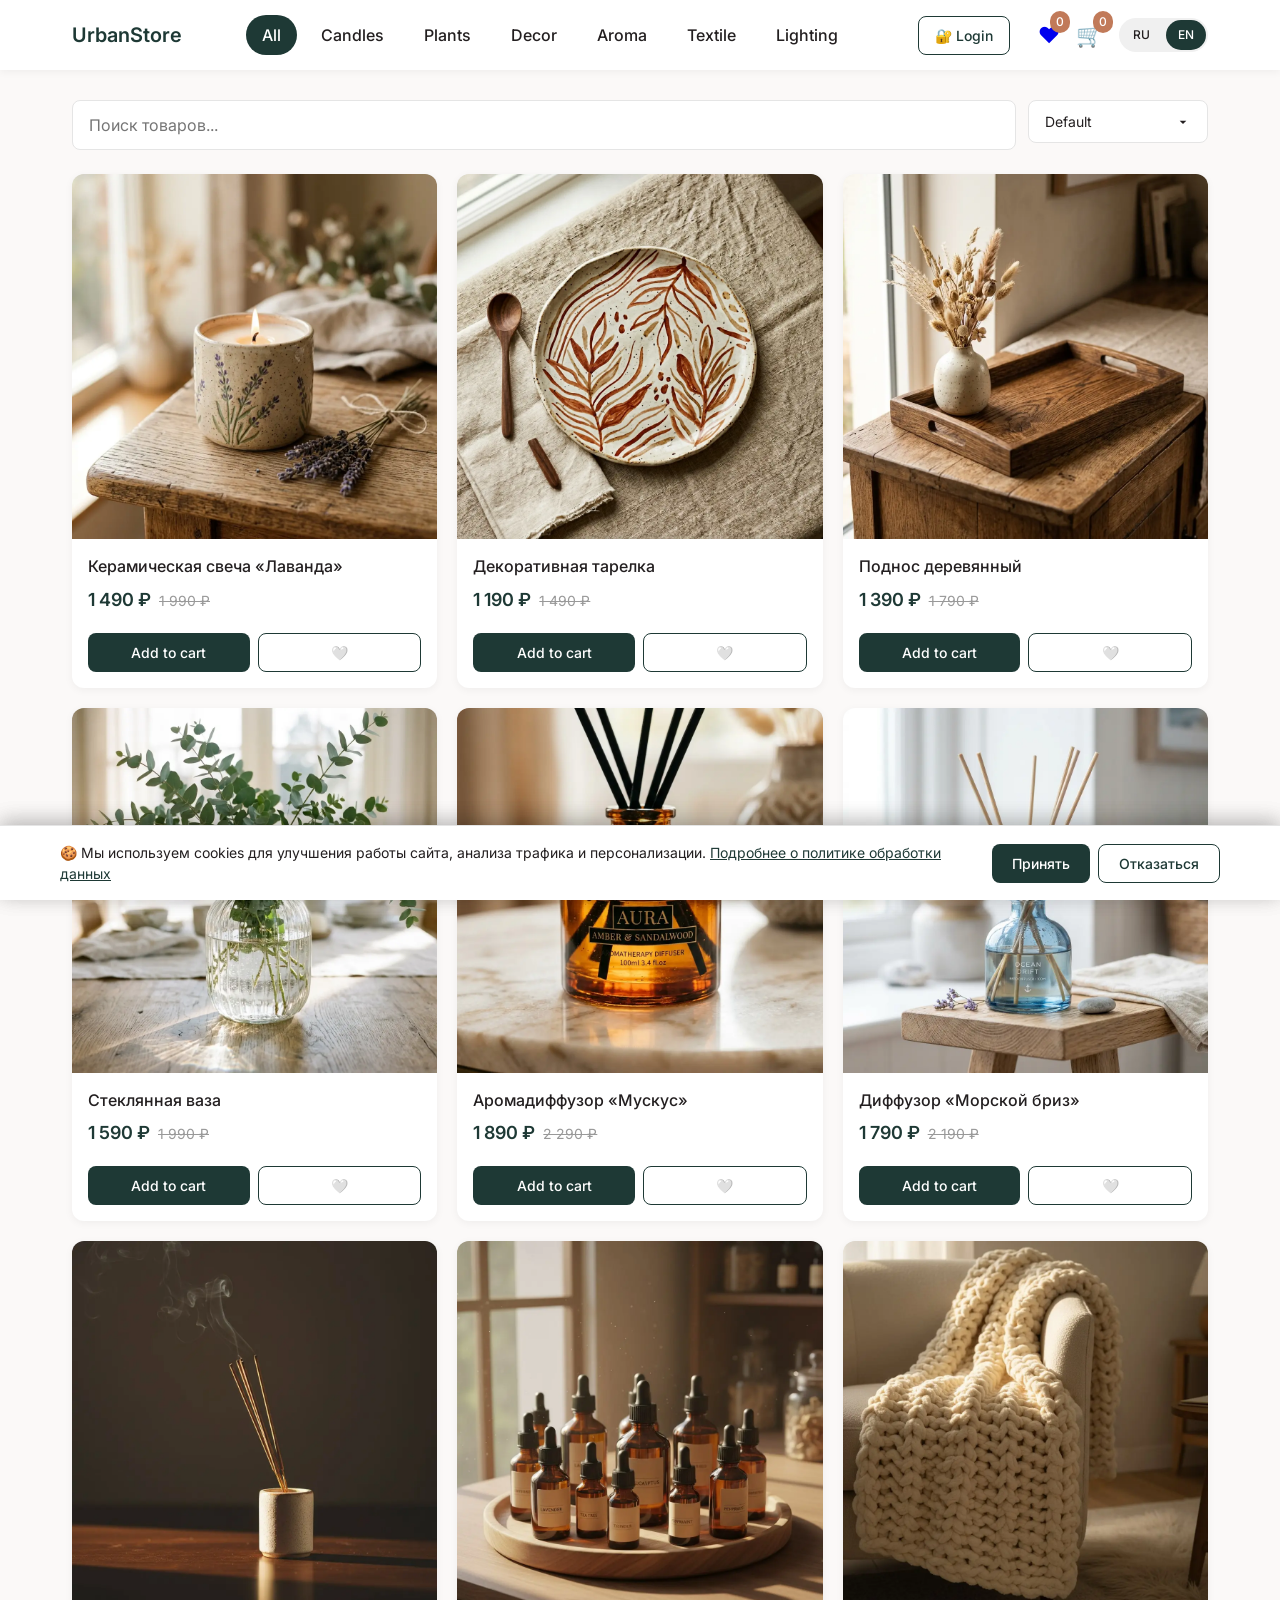
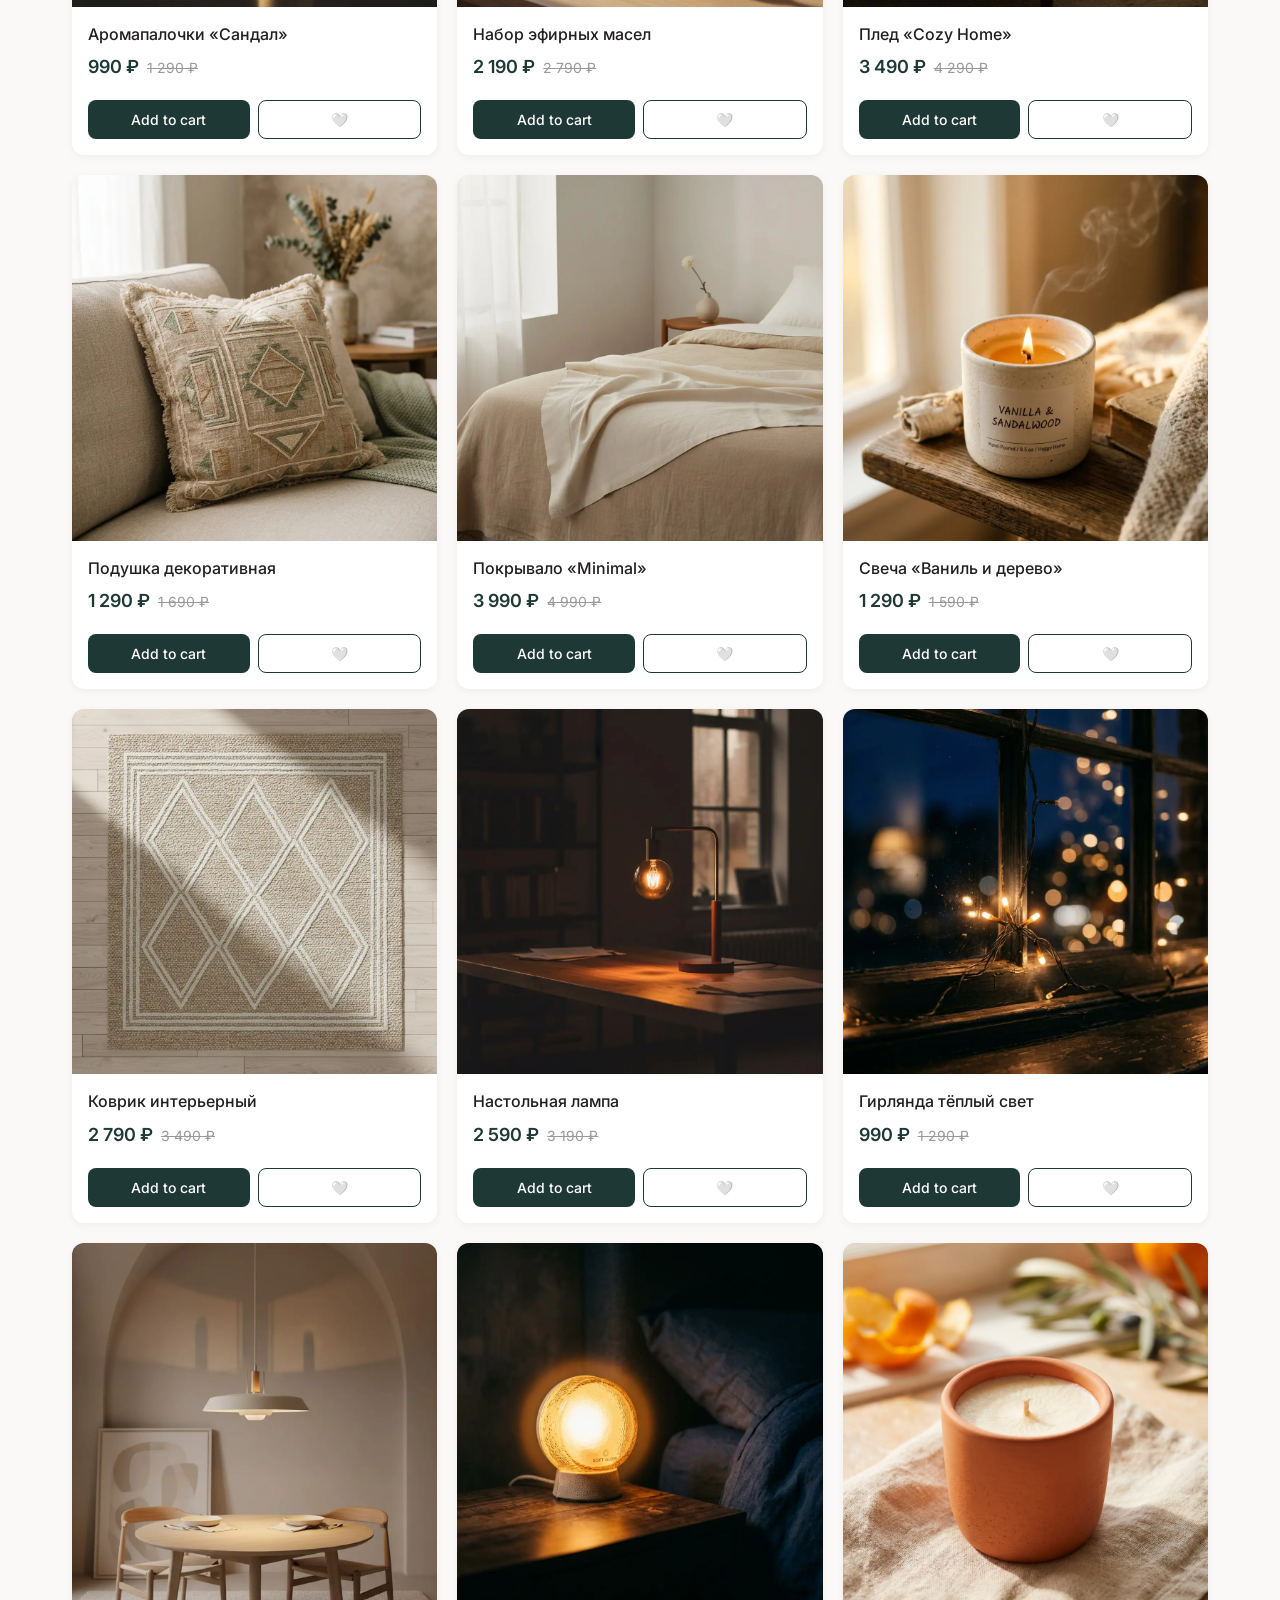
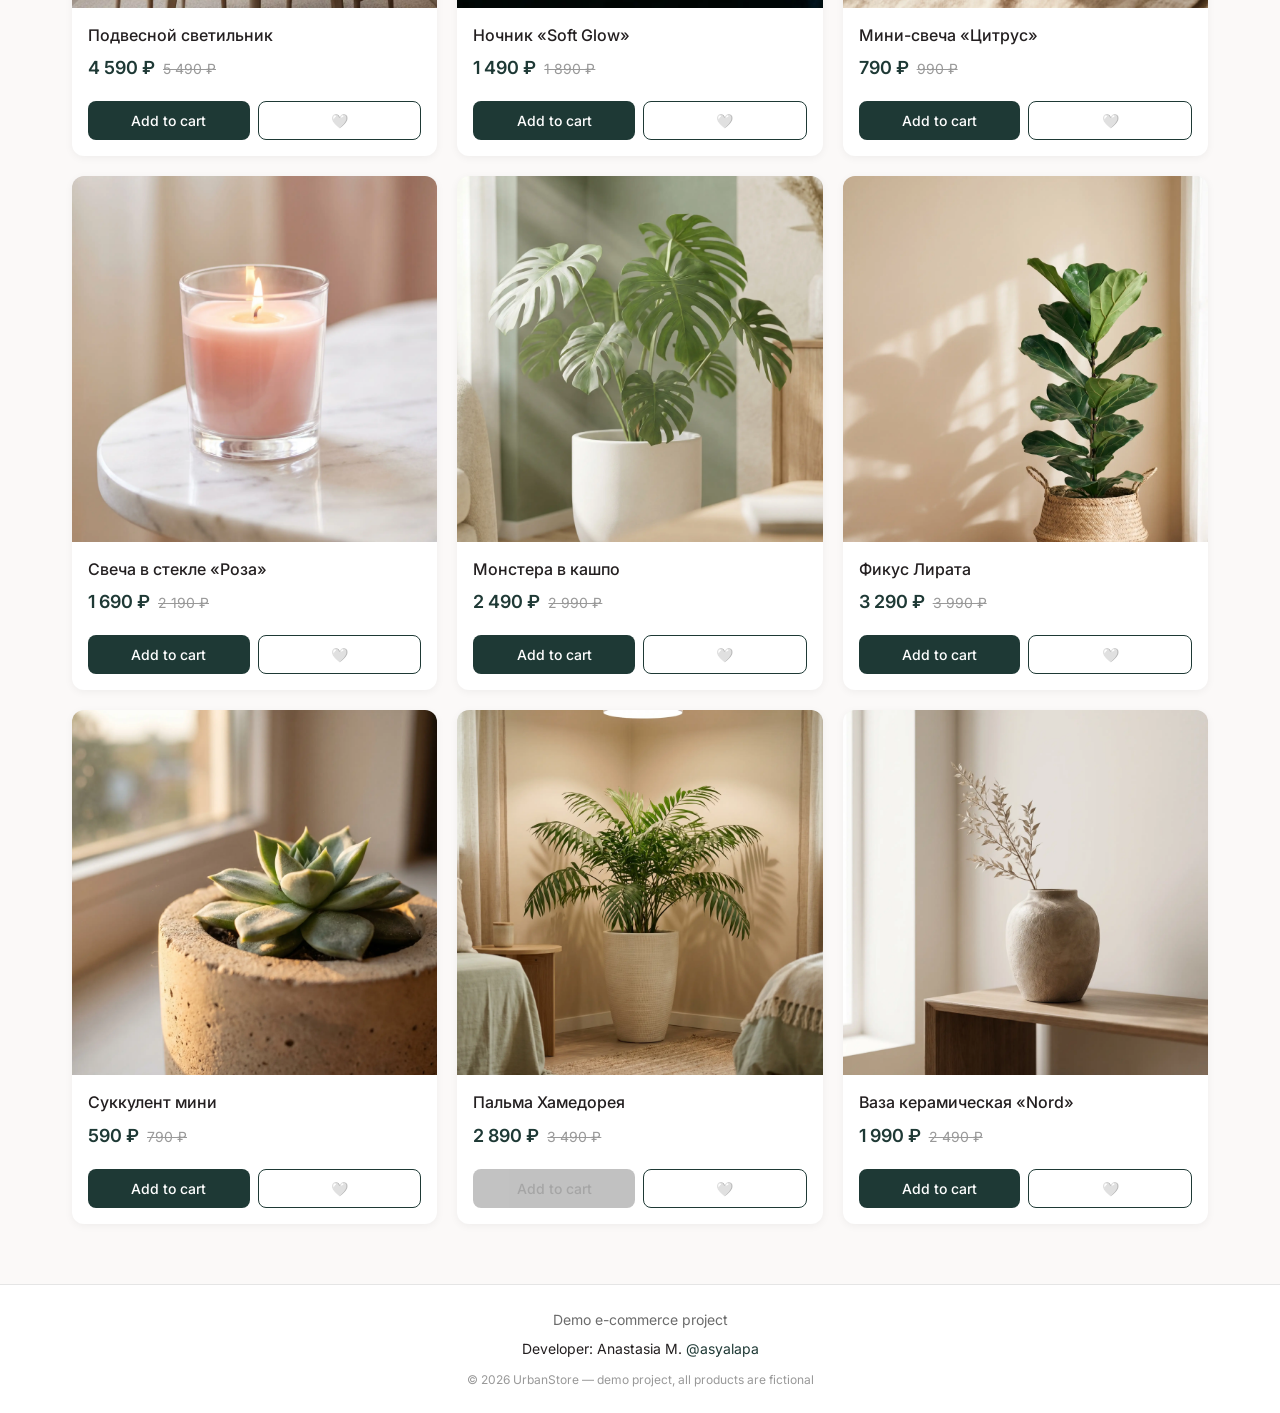
<file: index.html>
<!DOCTYPE html>
<html lang="ru">

<head>
  <meta charset="UTF-8">
  <meta name="viewport" content="width=device-width, initial-scale=1.0">
  <meta name="description" content="UrbanStore - магазин свечей, растений и декора для дома. Создай уют с нами.">
  <meta name="author" content="Anastasia M. (tg: @asyalapa)">

  <!-- Open Graph -->
  <meta property="og:title" content="UrbanStore - Магазин для дома">
  <meta property="og:description" content="Свечи, растения и декор для уютного дома">
  <meta property="og:type" content="website">

  <title>UrbanStore — Магазин свечей, растений и декора</title>

  <link rel="stylesheet" href="css/style.css">
  <link rel="preconnect" href="https://fonts.googleapis.com">
  <link rel="preconnect" href="https://fonts.gstatic.com" crossorigin>
  <link href="https://fonts.googleapis.com/css2?family=Inter:wght@400;500;600&display=swap" rel="stylesheet">
  <link rel="icon" href="./images/favicon.ico" sizes="any">
  <link rel="icon" href="/images/icons/favicon.webp" type="image/svg+xml">
</head>

<body>
  <!-- HEADER -->
  <header class="header" role="banner">
    <div class="container header__container">
      <a href="/" class="header__logo" aria-label="UrbanStore - главная">
        <span class="header__logo-text">UrbanStore</span>
      </a>

      <nav class="header__nav nav" role="navigation" aria-label="Категории товаров">
        <button class="nav__link nav__link--active" data-category="all" aria-pressed="true" data-i18n="nav.all">
          Все
        </button>
        <button class="nav__link" data-category="candles" aria-pressed="false" data-i18n="nav.candles">
          Свечи
        </button>
        <button class="nav__link" data-category="plants" aria-pressed="false" data-i18n="nav.plants">
          Растения
        </button>
        <button class="nav__link" data-category="decor" aria-pressed="false" data-i18n="nav.decor">
          Декор
        </button>
        <button class="nav__link" data-category="aroma" aria-pressed="false" data-i18n="nav.aroma">
          Ароматы
        </button>
        <button class="nav__link" data-category="textile" aria-pressed="false" data-i18n="nav.textile">
          Текстиль
        </button>
        <button class="nav__link" data-category="lighting" aria-pressed="false" data-i18n="nav.lighting">
          Освещение
        </button>
      </nav>

      <div class="header__actions">
        <a href="wishlist.html" class="header__action-link" aria-label="Избранное">
          <span class="header__action-icon" aria-hidden="true">❤️</span>
          <span class="header__action-badge" id="wishlist-count" aria-label="Количество товаров в избранном">0</span>
        </a>

        <button class="header__action-button" id="cart-drawer-open" aria-label="Открыть корзину">
          <span class="header__action-icon" aria-hidden="true">🛒</span>
          <span class="header__action-badge" id="cart-count" aria-label="Количество товаров в корзине">0</span>
        </button>
      </div>
    </div>
  </header>

  <!-- MAIN CONTENT -->
  <main class="main" role="main">
    <div class="container">

      <!-- CATALOG CONTROLS -->
      <div class="catalog-controls">
        <label class="visually-hidden" for="search-input">Поиск товаров</label>
        <input type="text" id="search-input" class="catalog-controls__search" placeholder="Поиск товаров..."
          aria-label="Поиск по названию" data-i18n-placeholder="search.placeholder" data-i18n-aria="search.aria_label">

        <label class="visually-hidden" for="sort-select">Сортировка</label>
        <select id="sort-select" class="catalog-controls__sort" aria-label="Способ сортировки">
          <option value="default" data-i18n="sort.default">По умолчанию</option>
          <option value="price-asc" data-i18n="sort.price_asc">Цена ↑</option>
          <option value="price-desc" data-i18n="sort.price_desc">Цена ↓</option>
          <option value="name" data-i18n="sort.name">Название</option>
        </select>
      </div>

      <!-- PRODUCTS GRID -->
      <section class="catalog" aria-label="Каталог товаров">
        <div class="catalog__grid" id="products-container">
          <!-- JS будет рендерить карточки -->
        </div>
      </section>

    </div>
  </main>

  <!-- NOTIFICATION TOAST -->
  <div class="notification" id="toast" role="status" aria-live="polite" hidden>
    <span class="notification__message">Товар добавлен в корзину</span>
  </div>

  <!-- CART DRAWER -->
  <aside class="cart-drawer" id="drawer" aria-hidden="true" aria-label="Корзина">
    <div class="cart-drawer__overlay"></div>
    <div class="cart-drawer__content">
      <div class="cart-drawer__header">
        <h3 class="cart-drawer__title" data-i18n="cart.title">Корзина</h3>
        <button class="cart-drawer__close" id="drawer-close" aria-label="Закрыть корзину">✕</button>
      </div>
      <div class="cart-drawer__items" id="drawer-items">
        <!-- Динамические товары -->
      </div>
      <div class="cart-drawer__footer">
        <div class="cart-drawer__total">
          <span data-i18n="cart.total">Итого:</span>
          <span id="drawer-total">0 ₽</span>
        </div>
        <a href="cart.html" class="button button--primary button--full" data-i18n="cart.go_to_cart">Перейти в корзину</a>
      </div>
    </div>
  </aside>

  <footer class="footer" role="contentinfo">
    <div class="container footer__container">
      <p class="footer__text" data-i18n="footer.demo">
        🧪 Демонстрационный проект интернет-магазина
      </p>
      <p class="footer__credit">
        <span data-i18n="footer.developer">Разработчик: Анастасия М. | Telegram:</span> <a href="https://t.me/asyalapa" class="footer__link">@asyalapa</a>
      </p>
      <p class="footer__copyright" data-i18n="footer.copyright">
        © 2026 UrbanStore — учебный проект, все товары вымышлены
      </p>
    </div>
  </footer>

  <script type="module" src="js/main.js"></script>
</body>

</html>
</file>
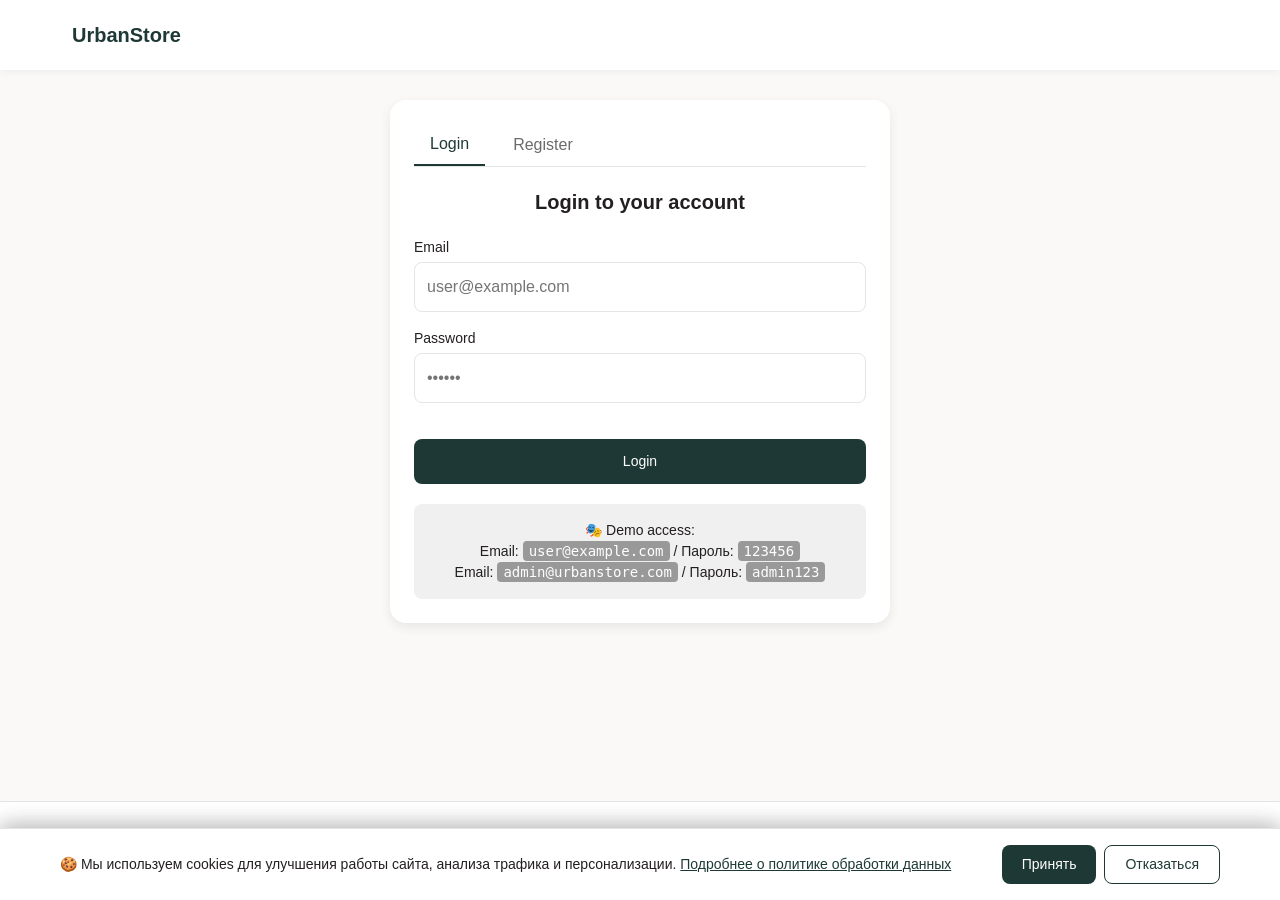
<file: admin.html>
<!DOCTYPE html>
<html lang="ru">

<head>
  <meta charset="UTF-8">
  <meta name="viewport" content="width=device-width, initial-scale=1.0">
  <title>Админ-панель — UrbanStore</title>
  <link rel="stylesheet" href="css/style.css">
</head>

<body>
  <header class="header">
    <div class="container header__container">
      <a href="index.html" class="header__logo">
        <span class="header__logo-text">UrbanStore Admin</span>
      </a>
      <div class="header__actions">
        <span id="admin-user" class="header__user"></span>
        <button id="admin-logout" class="header__logout" data-i18n="admin.logout">🚪 Выйти</button>
      </div>
    </div>
  </header>

  <main class="main">
    <div class="container">
      <h1 class="page-title" data-i18n="admin.title">Панель управления</h1>
      <div id="admin-container"></div>
    </div>
  </main>

  <footer class="footer" role="contentinfo">
    <div class="container footer__container">
      <p class="footer__text" data-i18n="footer.demo">📦 Демонстрационный проект интернет-магазина</p>
      <p class="footer__credit"><span data-i18n="footer.developer">Разработчик: Анастасия М. |</span> <a href="https://t.me/asyalapa" class="footer__link">@asyalapa</a></p>
    </div>
  </footer>

  <div class="notification" id="toast"></div>

  <script type="module" src="js/main.js"></script>
</body>

</html>
</file>
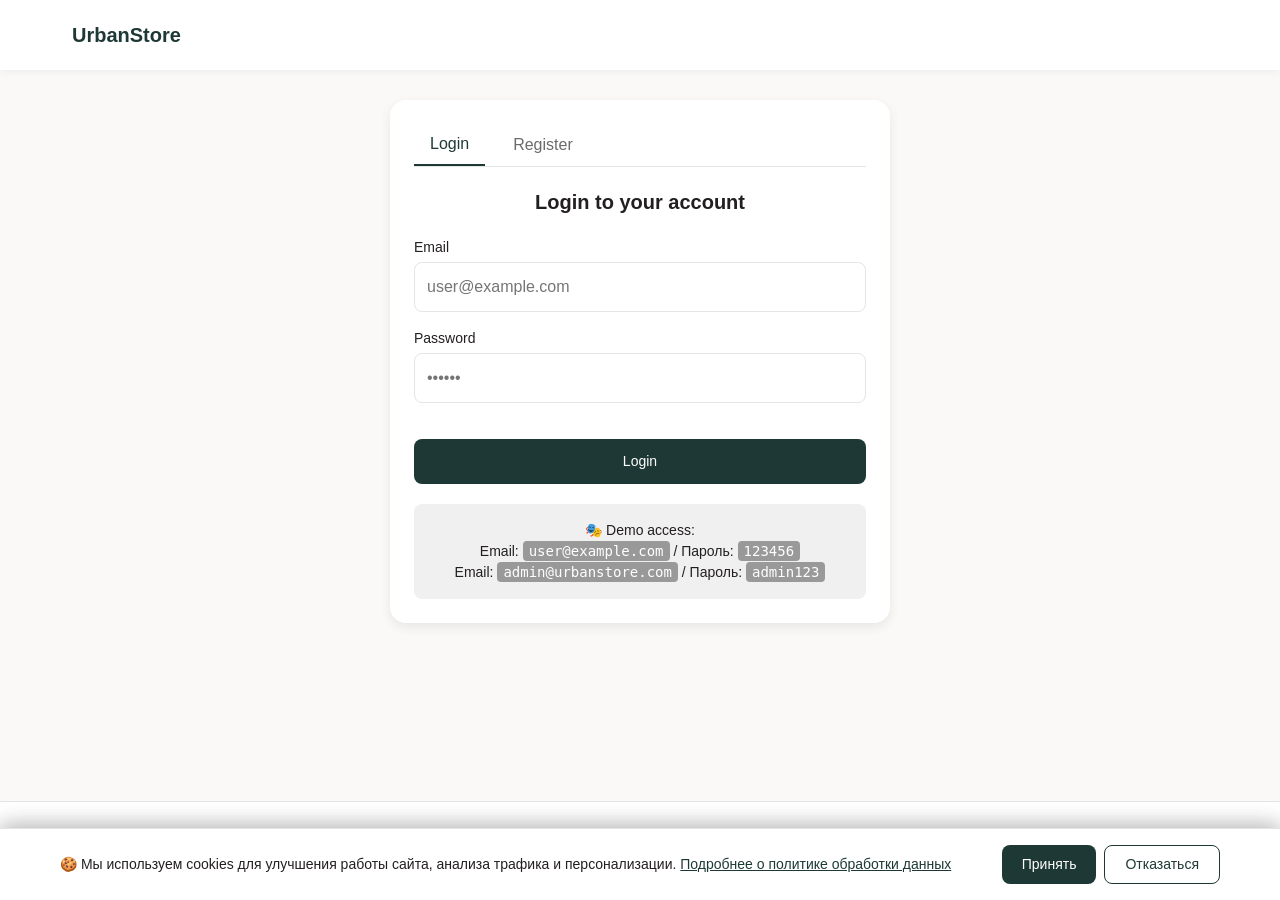
<file: checkout.html>
<!DOCTYPE html>
<html lang="ru">

<head>
  <meta charset="UTF-8">
  <meta name="viewport" content="width=device-width, initial-scale=1.0">
  <title>Оформление заказа — UrbanStore</title>
  <link rel="stylesheet" href="css/style.css">
</head>

<body>
  <header class="header">
    <div class="container header__container">
      <a href="index.html" class="header__logo">
        <span class="header__logo-text">UrbanStore</span>
      </a>
      <div class="header__actions">
        <a href="wishlist.html" class="header__action-link" aria-label="Избранное">
          <span class="header__action-icon" aria-hidden="true">❤️</span>
          <span class="header__action-badge" id="wishlist-count">0</span>
        </a>
        <a href="cart.html" class="header__action-link" aria-label="Корзина">
          <span class="header__action-icon" aria-hidden="true">🛒</span>
          <span class="header__action-badge" id="cart-count">0</span>
        </a>
      </div>
    </div>
  </header>

  <main class="main">
    <div class="container">
      <h1 class="page-title" data-i18n="checkout.title">Оформление заказа</h1>

      <div class="checkout-layout">
        <div class="checkout-layout__form" id="checkout-container"></div>
        <div class="checkout-layout__summary" id="order-summary"></div>
      </div>

      <div class="checkout-actions">
        <button type="submit" form="checkout-form" class="button button--primary button--large">
          <span data-i18n="checkout.confirm">Подтвердить заказ</span>
        </button>
      </div>
    </div>
  </main>

  <footer class="footer" role="contentinfo">
    <div class="container footer__container">
      <p class="footer__text" data-i18n="footer.demo">📦 Демонстрационный проект интернет-магазина</p>
      <p class="footer__credit"><span data-i18n="footer.developer">Разработчик: Анастасия М. |</span> <a href="https://t.me/asyalapa" class="footer__link">@asyalapa</a></p>
    </div>
  </footer>

  <div class="notification" id="toast"></div>

  <script type="module" src="js/main.js"></script>
</body>

</html>
</file>
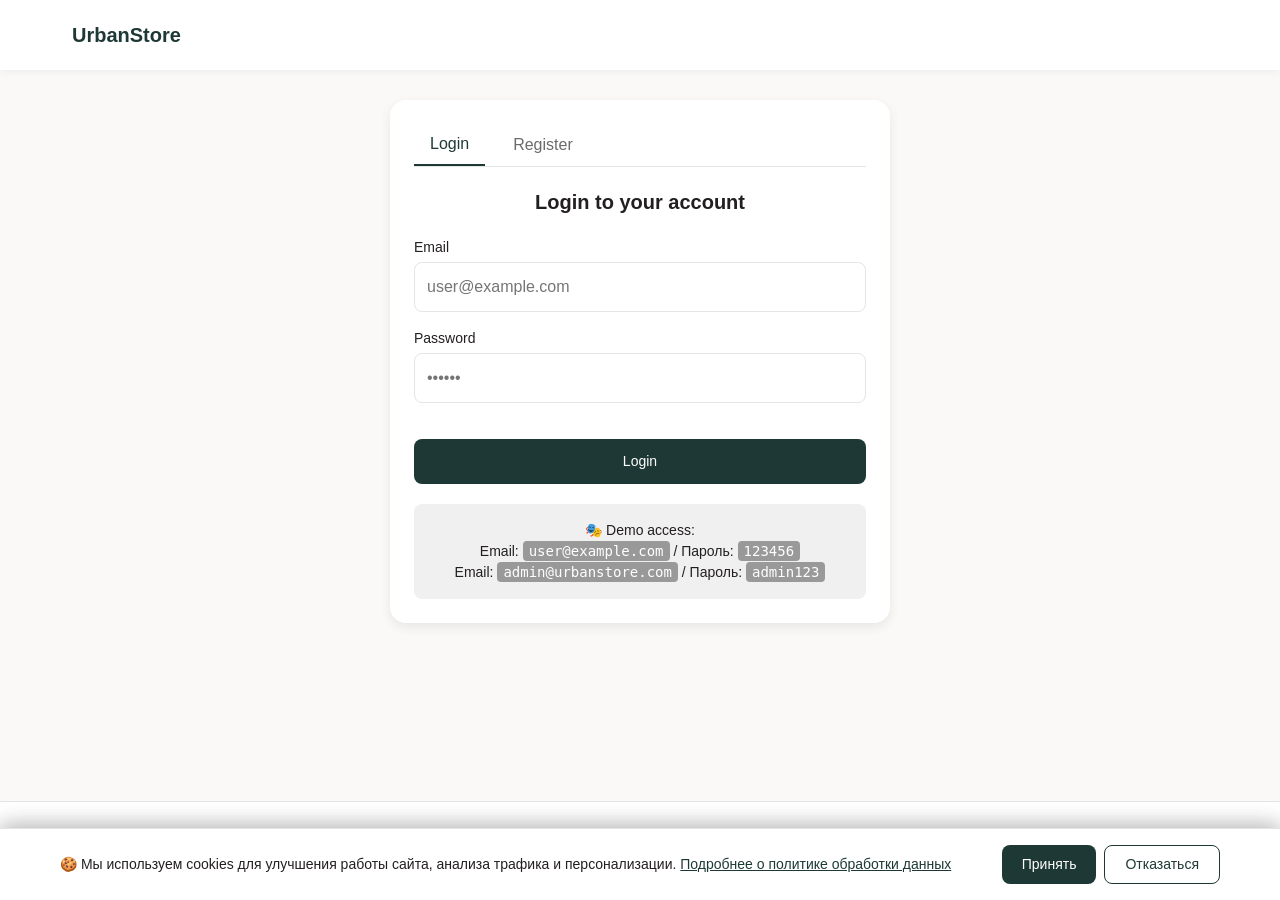
<file: login.html>
<!DOCTYPE html>
<html lang="ru">

<head>
  <meta charset="UTF-8">
  <meta name="viewport" content="width=device-width, initial-scale=1.0">
  <title>Вход — UrbanStore</title>
  <link rel="stylesheet" href="css/style.css">
  <link rel="icon" href="./images/favicon.svg" type="image/svg+xml">
</head>

<body>
  <header class="header">
    <div class="container header__container">
      <a href="index.html" class="header__logo">
        <span class="header__logo-text">UrbanStore</span>
      </a>
    </div>
  </header>

  <main class="main">
    <div class="container">
      <div class="auth-form">
        <div class="auth-form__tabs">
          <button class="auth-form__tab active" data-tab="login" data-i18n="auth.login_tab">Вход</button>
          <button class="auth-form__tab" data-tab="register" data-i18n="auth.register_tab">Регистрация</button>
        </div>

        <!-- Форма входа -->
        <form id="login-form" class="auth-form__panel active">
          <h1 class="auth-form__title" data-i18n="auth.login_title">Вход в аккаунт</h1>

          <div class="auth-form__field">
            <label data-i18n="auth.email">Email</label>
            <input type="email" id="login-email" placeholder="user@example.com" required>
          </div>

          <div class="auth-form__field">
            <label data-i18n="auth.password">Пароль</label>
            <input type="password" id="login-password" placeholder="••••••" required>
          </div>

          <button type="submit" class="button button--primary auth-form__submit" data-i18n="auth.login_button">Войти</button>

          <div class="auth-form__demo">
            <p data-i18n="auth.demo_access">🎭 Демо-доступ:</p>
            <p>Email: <code>user@example.com</code> / Пароль: <code>123456</code></p>
            <p>Email: <code>admin@urbanstore.com</code> / Пароль: <code>admin123</code></p>
          </div>
        </form>

        <!-- Форма регистрации -->
        <form id="register-form" class="auth-form__panel">
          <h1 class="auth-form__title" data-i18n="auth.register_title">Регистрация</h1>

          <div class="auth-form__field">
            <label data-i18n="auth.name">Имя</label>
            <input type="text" id="register-name" placeholder="Анастасия" required>
          </div>

          <div class="auth-form__field">
            <label data-i18n="auth.email">Email</label>
            <input type="email" id="register-email" placeholder="user@example.com" required>
          </div>

          <div class="auth-form__field">
            <label data-i18n="auth.password">Пароль</label>
            <input type="password" id="register-password" placeholder="••••••" required>
          </div>

          <button type="submit" class="button button--primary auth-form__submit" data-i18n="auth.register_button">Зарегистрироваться</button>
        </form>
      </div>
    </div>
  </main>

  <footer class="footer" role="contentinfo">
    <div class="container footer__container">
      <p class="footer__text" data-i18n="footer.demo">📦 Демонстрационный проект интернет-магазина</p>
      <p class="footer__credit"><span data-i18n="footer.developer">Разработчик: Анастасия М. |</span> <a href="https://t.me/asyalapa" class="footer__link">@asyalapa</a></p>
    </div>
  </footer>

  <div class="notification" id="toast"></div>

  <script type="module" src="js/main.js"></script>
</body>

</html>
</file>
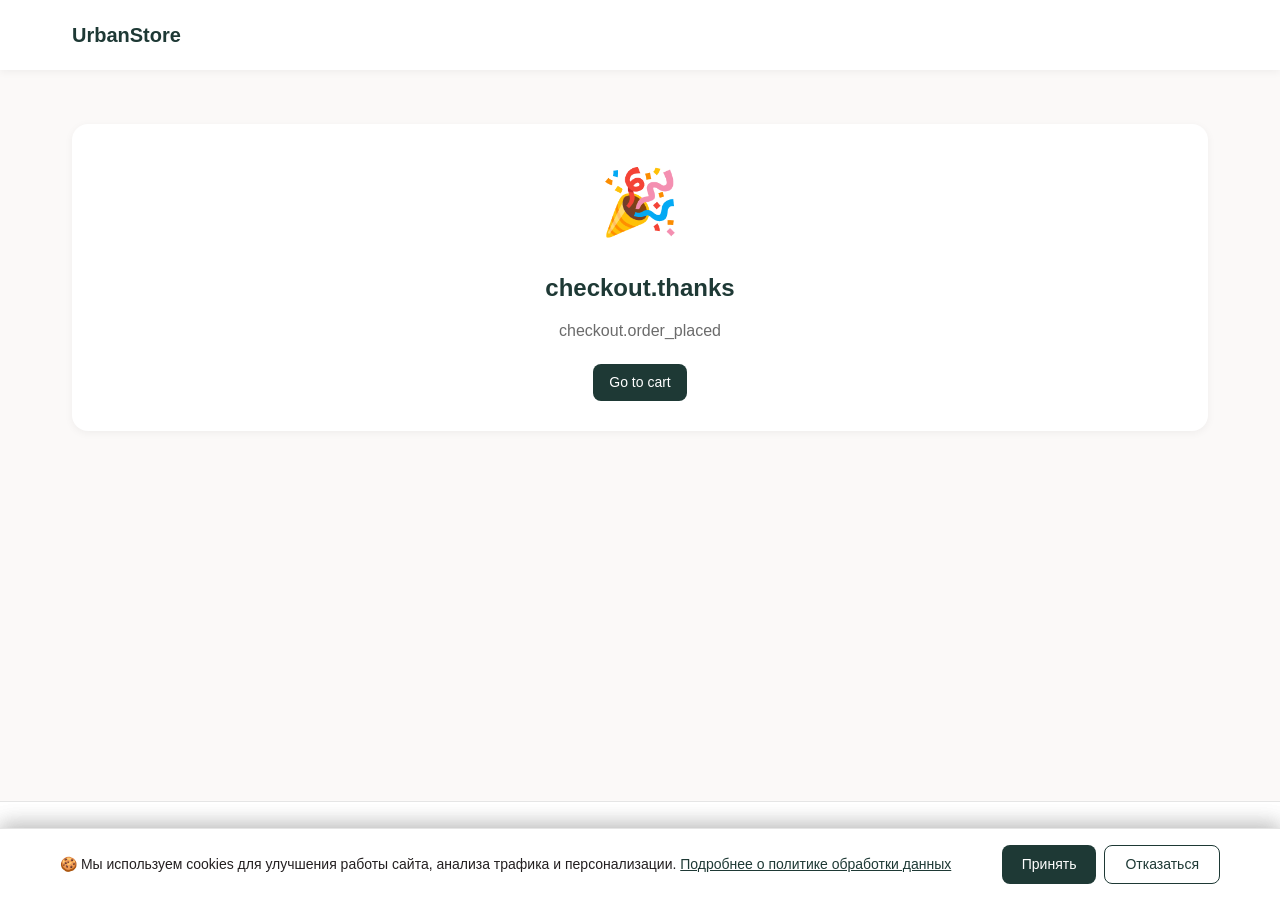
<file: order-success.html>
<!DOCTYPE html>
<html lang="ru">

<head>
  <meta charset="UTF-8">
  <meta name="viewport" content="width=device-width, initial-scale=1.0">
  <title>Заказ оформлен — UrbanStore</title>
  <link rel="stylesheet" href="css/style.css">
  <link rel="icon" href="./images/favicon.svg" type="image/svg+xml">
</head>

<body>
  <header class="header">
    <div class="container header__container">
      <a href="index.html" class="header__logo">
        <span class="header__logo-text">UrbanStore</span>
      </a>
    </div>
  </header>

  <main class="main">
    <div class="container">
      <div id="order-success-container"></div>
    </div>
  </main>

  <footer class="footer">
    <div class="container footer__container">
      <p class="footer__text" data-i18n="footer.demo">Демонстрационный проект интернет-магазина</p>
      <p class="footer__credit">
        <span data-i18n="footer.developer">Разработчик: Анастасия М.</span> |
        <a href="https://t.me/asyalapa" class="footer__link">@asyalapa</a>
      </p>
    </div>
  </footer>

  <div class="notification" id="toast"></div>

  <script type="module" src="js/main.js"></script>
</body>

</html>
</file>
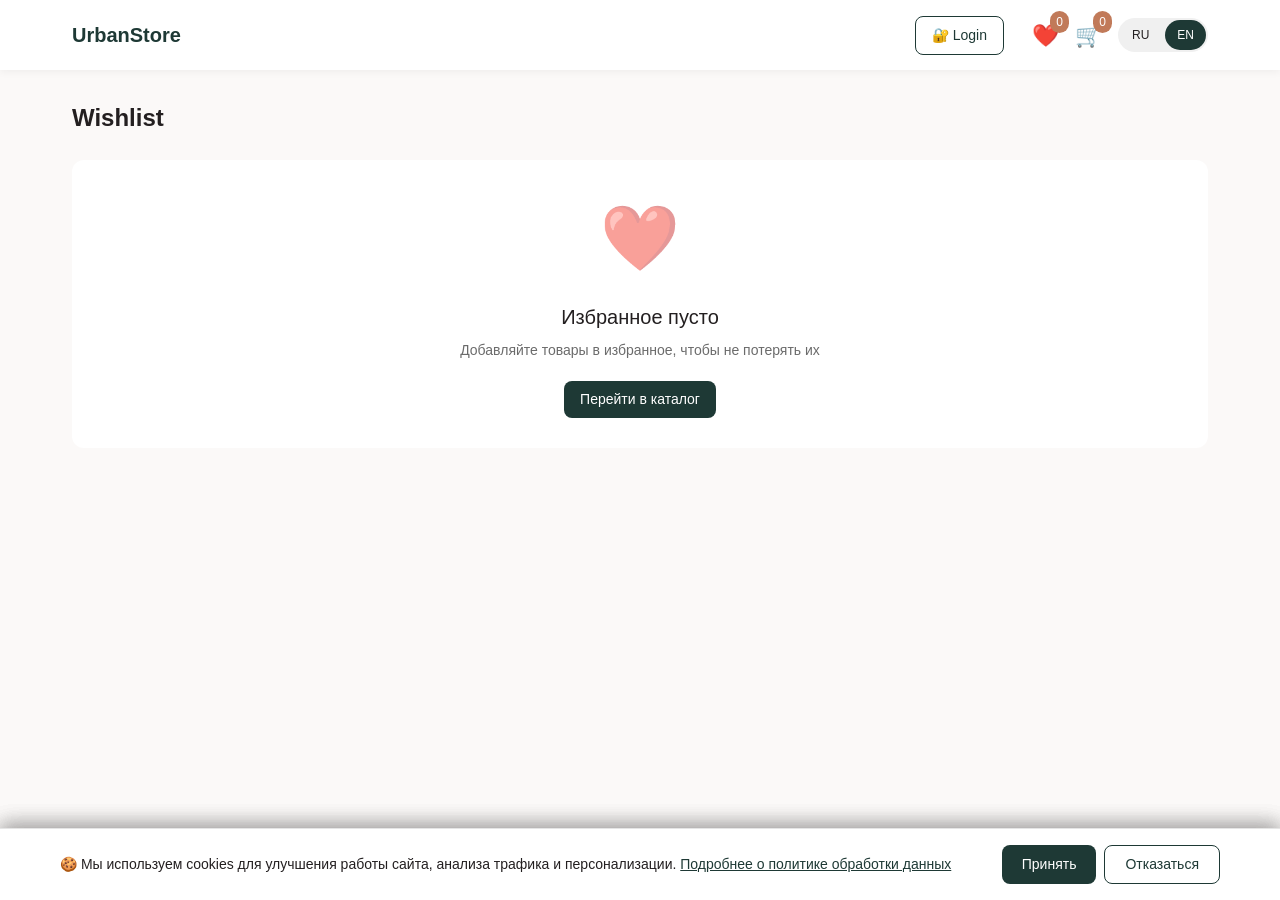
<file: wishlist.html>
<!DOCTYPE html>
<html lang="ru">

<head>
  <meta charset="UTF-8">
  <meta name="viewport" content="width=device-width, initial-scale=1.0">
  <meta name="robots" content="noindex, nofollow">
  <title>Избранное — UrbanStore</title>
  <link rel="stylesheet" href="css/style.css">
  <link rel="icon" href="/images/icons/favicon.webp" type="image/svg+xml">
</head>

<body>
  <header class="header" role="banner">
    <div class="container header__container">
      <a href="index.html" class="header__logo">
        <span class="header__logo-text">UrbanStore</span>
      </a>

      <div class="header__actions">
        <a href="wishlist.html" class="header__action-link" aria-current="page">
          <span class="header__action-icon" aria-hidden="true">❤️</span>
          <span class="header__action-badge" id="wishlist-count">0</span>
        </a>
        <a href="cart.html" class="header__action-link">
          <span class="header__action-icon" aria-hidden="true">🛒</span>
          <span class="header__action-badge" id="cart-count">0</span>
        </a>
      </div>
    </div>
  </header>

  <main class="main" role="main">
    <div class="container">
      <h1 class="page-title page-title--wishlist" data-i18n="wishlist.title">Избранное</h1>

      <div class="wishlist-page">
        <div class="wishlist-page__grid catalog__grid" id="wishlist-container">
          <!-- Динамические товары -->
        </div>

        <div class="wishlist-page__actions">
          <button class="button button--secondary" id="add-all-to-cart" data-i18n="wishlist.add_all_to_cart">
            Добавить всё в корзину
          </button>
        </div>
      </div>
    </div>
  </main>

  <footer class="footer" role="contentinfo">
    <div class="container footer__container">
      <p class="footer__credit">Разработчик: Анастасия М. | <a href="https://t.me/asyalapa"
          class="footer__link">@asyalapa</a></p>
    </div>
  </footer>

  <div class="notification" id="toast" role="status" aria-live="polite" hidden></div>

  <script type="module" src="js/main.js"></script>
</body>

</html>
</file>
<file: css/style.css>
/* Main Stylesheet */
/* author: Anastasia M. (tg: @asyalapa) */

/* 1. Abstracts */
@import 'abstracts/_variables.css';

/* 2. Base */
@import 'base/_reset.css';
@import 'base/_typography.css';

/* 3. Layout */
@import 'layout/_container.css';
@import 'layout/_header.css';
@import 'layout/_footer.css';
@import 'layout/_main.css';

/* 4. Components */
@import 'components/_button.css';
@import 'components/_card.css';
@import 'components/_catalog.css';
@import 'components/_cart-drawer.css';
@import 'components/_cart-item.css';
@import 'components/_notification.css';
@import 'components/_cookie-banner.css';
@import 'components/_modal.css';
@import 'components/_custom-select.css';
@import 'components/_lang-switcher.css';

/* 5. Pages */
@import 'pages/_catalog.css';
@import 'pages/_cart.css';
@import 'pages/_wishlist.css';
@import 'pages/_checkout.css';
@import 'pages/_auth.css';
@import 'pages/_admin.css';
@import 'pages/_order-success.css';

/* 6. Utilities */
@import 'utilities/_helpers.css';
</file>
